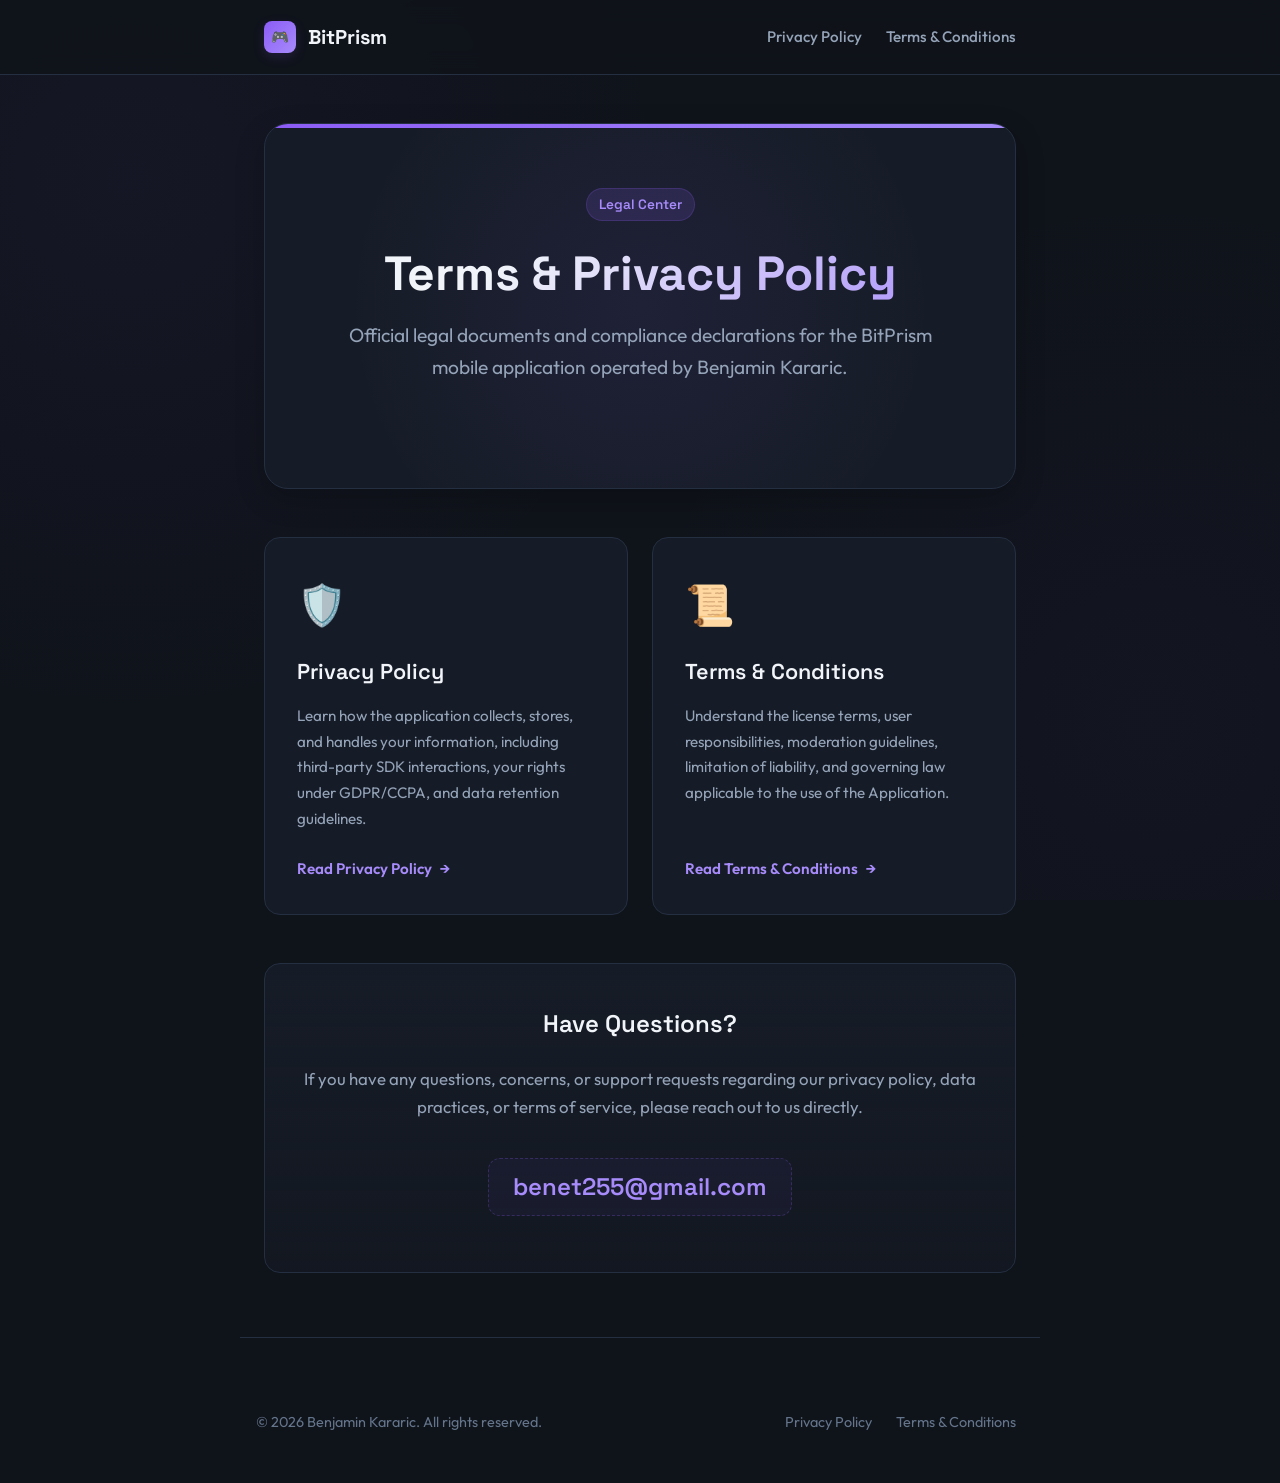
<file: index.html>
<!DOCTYPE html>
<html lang="en">
<head>
  <meta charset="UTF-8">
  <meta name="viewport" content="width=device-width, initial-scale=1.0">
  <title>BitPrism - Terms & Policy</title>
  <link rel="stylesheet" href="style.css">
</head>
<body>

  <header>
    <div class="nav-container">
      <a href="index.html" class="logo">
        <span class="logo-icon">🎮</span>
        <span>BitPrism</span>
      </a>
      <nav class="nav-links">
        <a href="policy.html">Privacy Policy</a>
        <a href="tos.html">Terms & Conditions</a>
      </nav>
    </div>
  </header>

  <main>
    <section class="hero">
      <span class="badge">Legal Center</span>
      <h1>Terms & Privacy Policy</h1>
      <p>Official legal documents and compliance declarations for the BitPrism mobile application operated by Benjamin Kararic.</p>
    </section>

    <section class="card-grid">
      <a href="policy.html" class="card">
        <span class="card-icon">🛡️</span>
        <h2>Privacy Policy</h2>
        <p>Learn how the application collects, stores, and handles your information, including third-party SDK interactions, your rights under GDPR/CCPA, and data retention guidelines.</p>
        <div class="card-link">
          <span>Read Privacy Policy</span>
          <span>&rarr;</span>
        </div>
      </a>

      <a href="tos.html" class="card">
        <span class="card-icon">📜</span>
        <h2>Terms & Conditions</h2>
        <p>Understand the license terms, user responsibilities, moderation guidelines, limitation of liability, and governing law applicable to the use of the Application.</p>
        <div class="card-link">
          <span>Read Terms & Conditions</span>
          <span>&rarr;</span>
        </div>
      </a>
    </section>

    <section class="contact-section">
      <h2>Have Questions?</h2>
      <p>If you have any questions, concerns, or support requests regarding our privacy policy, data practices, or terms of service, please reach out to us directly.</p>
      <a href="mailto:benet255@gmail.com" class="contact-email">benet255@gmail.com</a>
    </section>
  </main>

  <footer>
    <div class="footer-bottom">
      <p>&copy; 2026 Benjamin Kararic. All rights reserved.</p>
      <div class="footer-links">
        <a href="policy.html">Privacy Policy</a>
        <a href="tos.html">Terms & Conditions</a>
      </div>
    </div>
  </footer>

</body>
</html>
</file>
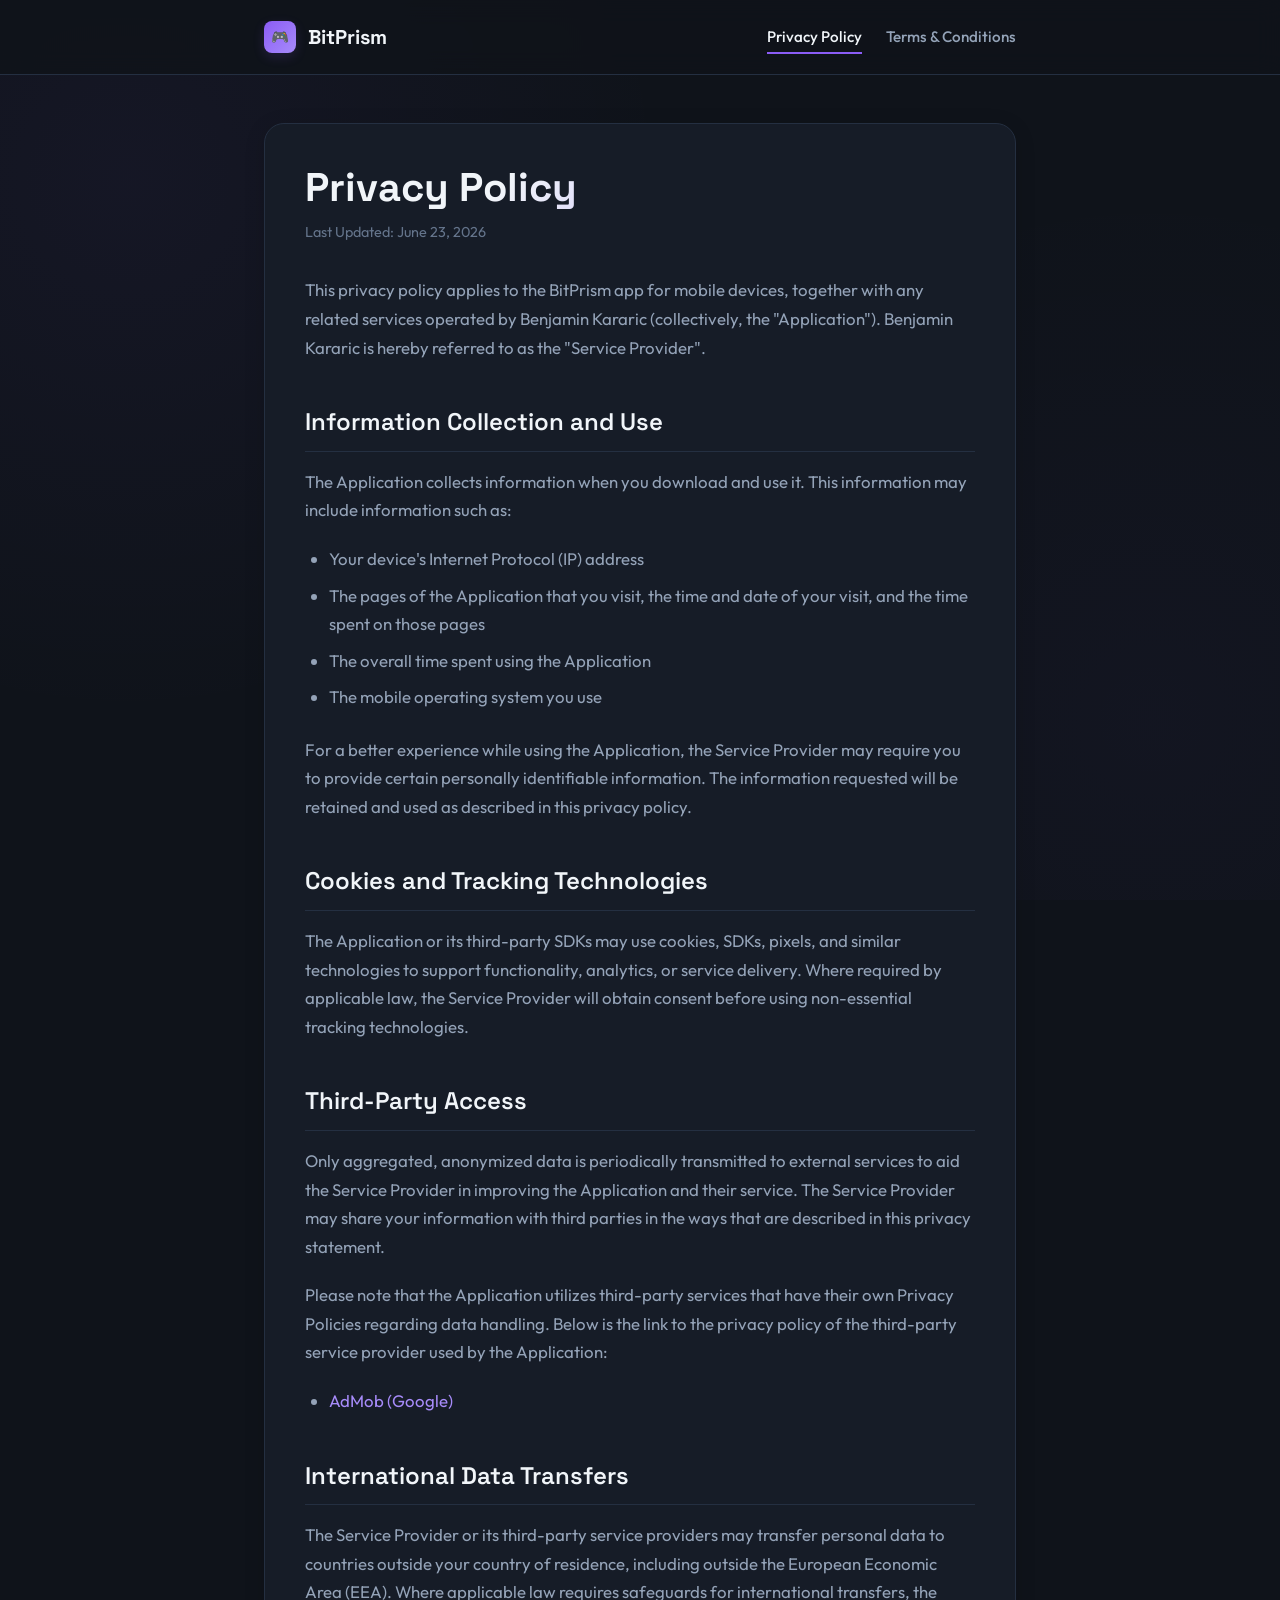
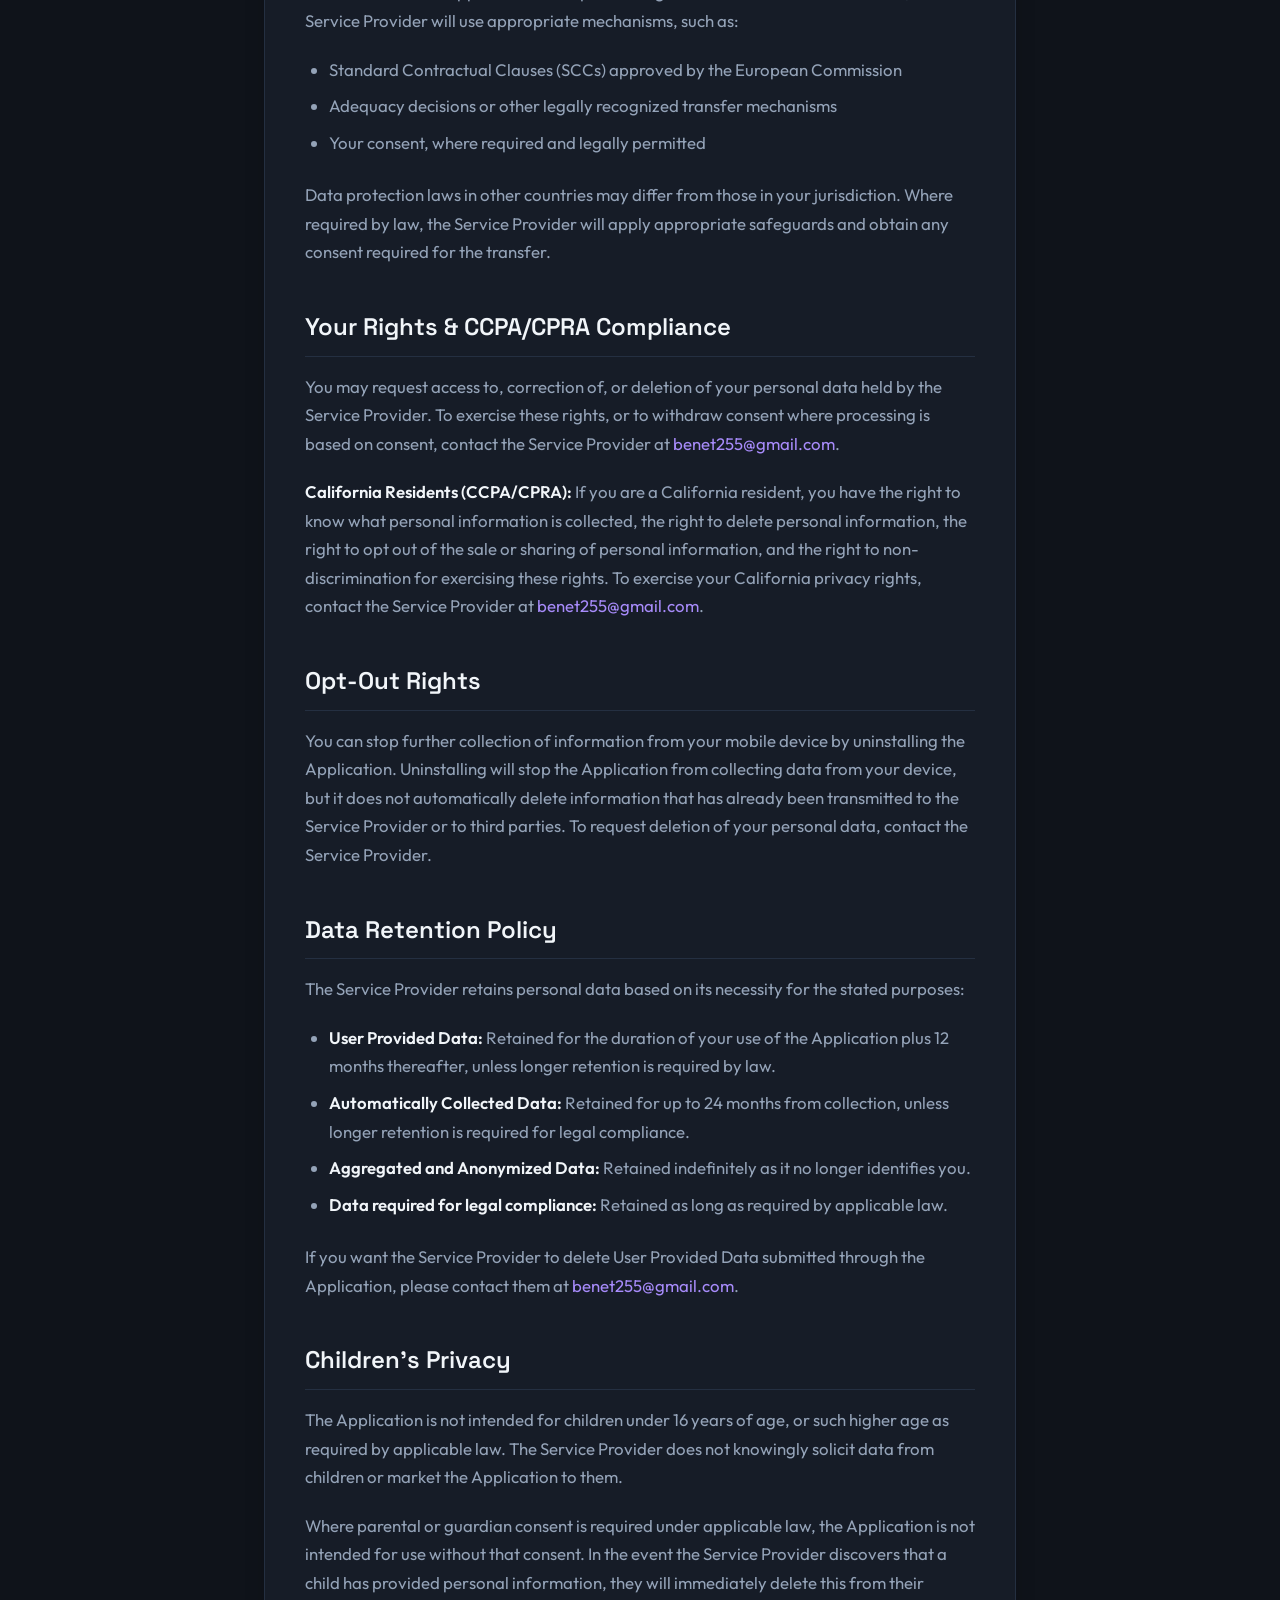
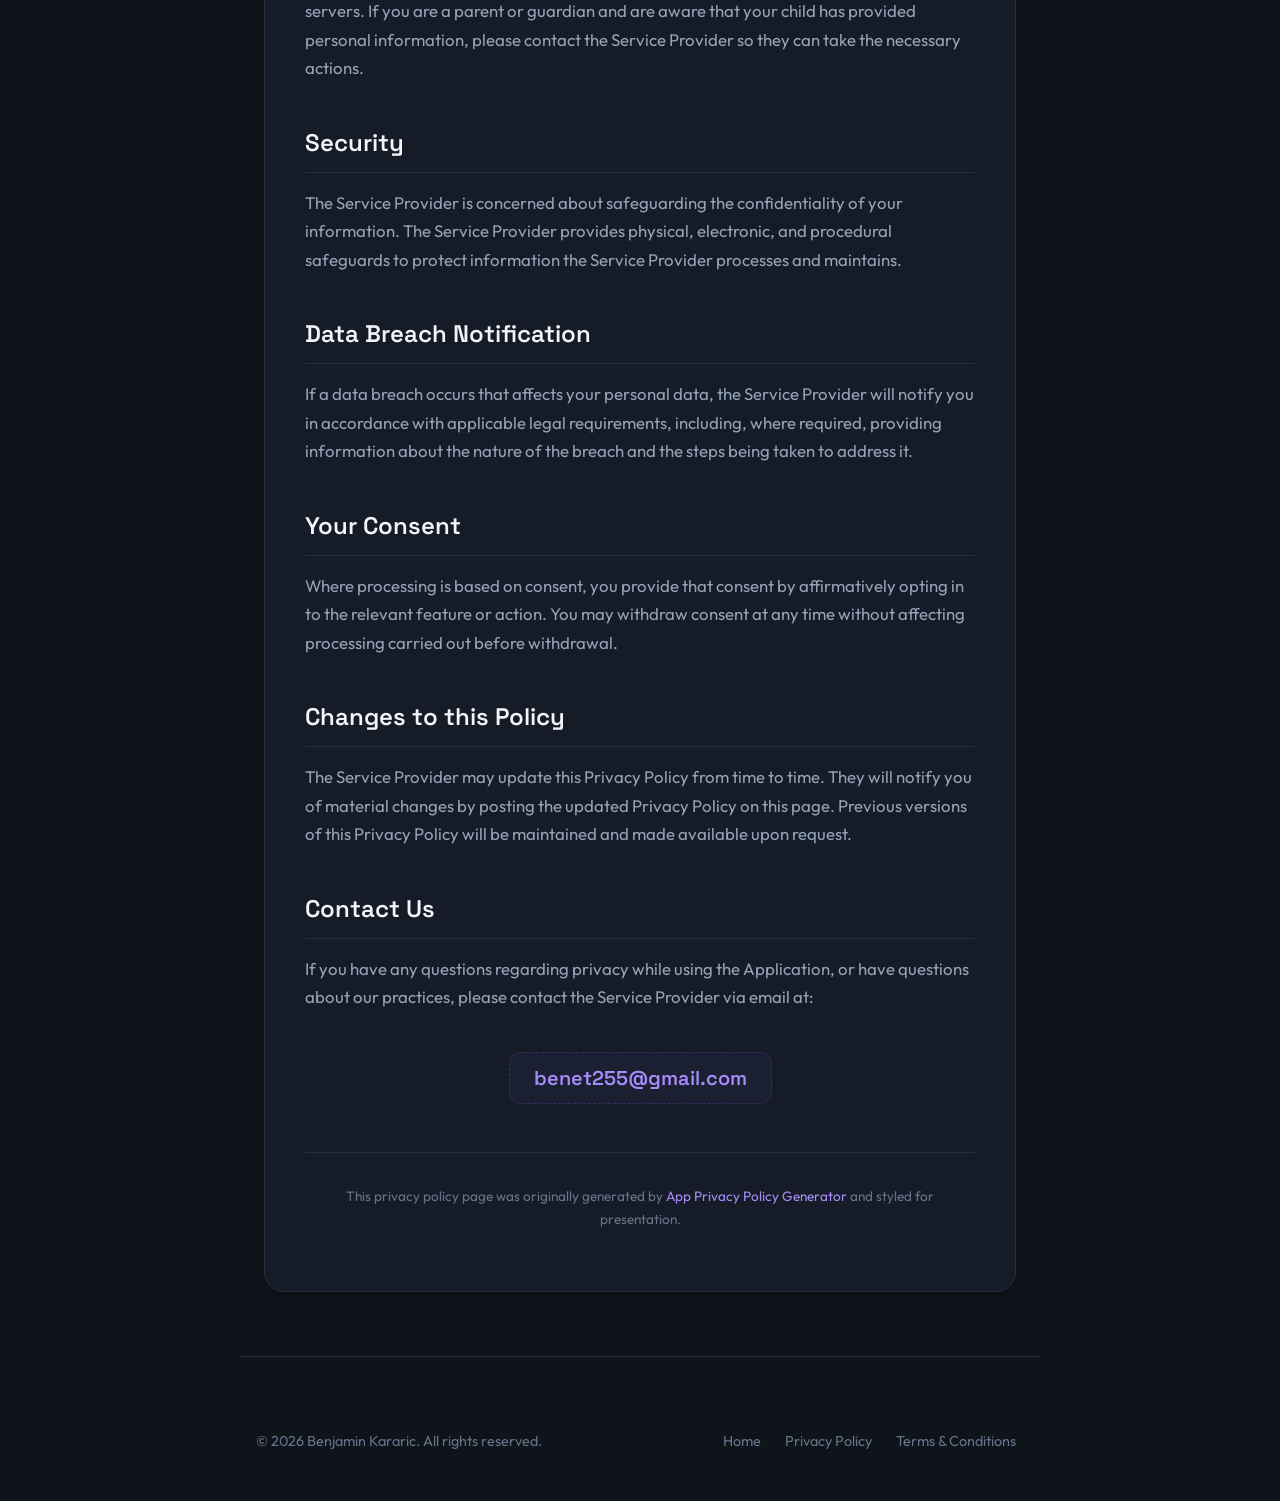
<file: policy.html>
<!DOCTYPE html>
<html lang="en">
<head>
  <meta charset="UTF-8">
  <meta name="viewport" content="width=device-width, initial-scale=1.0">
  <title>Privacy Policy - BitPrism</title>
  <link rel="stylesheet" href="style.css">
</head>
<body>

  <header>
    <div class="nav-container">
      <a href="index.html" class="logo">
        <span class="logo-icon">🎮</span>
        <span>BitPrism</span>
      </a>
      <nav class="nav-links">
        <a href="policy.html" class="active">Privacy Policy</a>
        <a href="tos.html">Terms & Conditions</a>
      </nav>
    </div>
  </header>

  <main>
    <article class="legal-content">
      <h1>Privacy Policy</h1>
      <span class="meta-date">Last Updated: June 23, 2026</span>

      <p>This privacy policy applies to the BitPrism app for mobile devices, together with any related services operated by Benjamin Kararic (collectively, the "Application"). Benjamin Kararic is hereby referred to as the "Service Provider".</p>

      <h2>Information Collection and Use</h2>
      <p>The Application collects information when you download and use it. This information may include information such as:</p>
      <ul>
        <li>Your device's Internet Protocol (IP) address</li>
        <li>The pages of the Application that you visit, the time and date of your visit, and the time spent on those pages</li>
        <li>The overall time spent using the Application</li>
        <li>The mobile operating system you use</li>
      </ul>
      <p>For a better experience while using the Application, the Service Provider may require you to provide certain personally identifiable information. The information requested will be retained and used as described in this privacy policy.</p>

      <h2>Cookies and Tracking Technologies</h2>
      <p>The Application or its third-party SDKs may use cookies, SDKs, pixels, and similar technologies to support functionality, analytics, or service delivery. Where required by applicable law, the Service Provider will obtain consent before using non-essential tracking technologies.</p>

      <h2>Third-Party Access</h2>
      <p>Only aggregated, anonymized data is periodically transmitted to external services to aid the Service Provider in improving the Application and their service. The Service Provider may share your information with third parties in the ways that are described in this privacy statement.</p>
      <p>Please note that the Application utilizes third-party services that have their own Privacy Policies regarding data handling. Below is the link to the privacy policy of the third-party service provider used by the Application:</p>
      <ul>
        <li><a href="https://policies.google.com/technologies/partner-sites" target="_blank" rel="noopener noreferrer">AdMob (Google)</a></li>
      </ul>

      <h2>International Data Transfers</h2>
      <p>The Service Provider or its third-party service providers may transfer personal data to countries outside your country of residence, including outside the European Economic Area (EEA). Where applicable law requires safeguards for international transfers, the Service Provider will use appropriate mechanisms, such as:</p>
      <ul>
        <li>Standard Contractual Clauses (SCCs) approved by the European Commission</li>
        <li>Adequacy decisions or other legally recognized transfer mechanisms</li>
        <li>Your consent, where required and legally permitted</li>
      </ul>
      <p>Data protection laws in other countries may differ from those in your jurisdiction. Where required by law, the Service Provider will apply appropriate safeguards and obtain any consent required for the transfer.</p>

      <h2>Your Rights & CCPA/CPRA Compliance</h2>
      <p>You may request access to, correction of, or deletion of your personal data held by the Service Provider. To exercise these rights, or to withdraw consent where processing is based on consent, contact the Service Provider at <a href="mailto:benet255@gmail.com">benet255@gmail.com</a>.</p>
      <p><strong>California Residents (CCPA/CPRA):</strong> If you are a California resident, you have the right to know what personal information is collected, the right to delete personal information, the right to opt out of the sale or sharing of personal information, and the right to non-discrimination for exercising these rights. To exercise your California privacy rights, contact the Service Provider at <a href="mailto:benet255@gmail.com">benet255@gmail.com</a>.</p>

      <h2>Opt-Out Rights</h2>
      <p>You can stop further collection of information from your mobile device by uninstalling the Application. Uninstalling will stop the Application from collecting data from your device, but it does not automatically delete information that has already been transmitted to the Service Provider or to third parties. To request deletion of your personal data, contact the Service Provider.</p>

      <h2>Data Retention Policy</h2>
      <p>The Service Provider retains personal data based on its necessity for the stated purposes:</p>
      <ul>
        <li><strong>User Provided Data:</strong> Retained for the duration of your use of the Application plus 12 months thereafter, unless longer retention is required by law.</li>
        <li><strong>Automatically Collected Data:</strong> Retained for up to 24 months from collection, unless longer retention is required for legal compliance.</li>
        <li><strong>Aggregated and Anonymized Data:</strong> Retained indefinitely as it no longer identifies you.</li>
        <li><strong>Data required for legal compliance:</strong> Retained as long as required by applicable law.</li>
      </ul>
      <p>If you want the Service Provider to delete User Provided Data submitted through the Application, please contact them at <a href="mailto:benet255@gmail.com">benet255@gmail.com</a>.</p>

      <h2>Children's Privacy</h2>
      <p>The Application is not intended for children under 16 years of age, or such higher age as required by applicable law. The Service Provider does not knowingly solicit data from children or market the Application to them.</p>
      <p>Where parental or guardian consent is required under applicable law, the Application is not intended for use without that consent. In the event the Service Provider discovers that a child has provided personal information, they will immediately delete this from their servers. If you are a parent or guardian and are aware that your child has provided personal information, please contact the Service Provider so they can take the necessary actions.</p>

      <h2>Security</h2>
      <p>The Service Provider is concerned about safeguarding the confidentiality of your information. The Service Provider provides physical, electronic, and procedural safeguards to protect information the Service Provider processes and maintains.</p>

      <h2>Data Breach Notification</h2>
      <p>If a data breach occurs that affects your personal data, the Service Provider will notify you in accordance with applicable legal requirements, including, where required, providing information about the nature of the breach and the steps being taken to address it.</p>

      <h2>Your Consent</h2>
      <p>Where processing is based on consent, you provide that consent by affirmatively opting in to the relevant feature or action. You may withdraw consent at any time without affecting processing carried out before withdrawal.</p>

      <h2>Changes to this Policy</h2>
      <p>The Service Provider may update this Privacy Policy from time to time. They will notify you of material changes by posting the updated Privacy Policy on this page. Previous versions of this Privacy Policy will be maintained and made available upon request.</p>

      <h2>Contact Us</h2>
      <p>If you have any questions regarding privacy while using the Application, or have questions about our practices, please contact the Service Provider via email at:</p>
      <p style="text-align: center; margin: 1.5rem 0;">
        <a href="mailto:benet255@gmail.com" class="contact-email" style="font-size: 1.25rem;">benet255@gmail.com</a>
      </p>

      <hr style="border: 0; border-top: 1px solid var(--border); margin: 2rem 0;">
      <p style="font-size: 0.85rem; color: var(--text-dark); text-align: center;">
        This privacy policy page was originally generated by <a href="https://app-privacy-policy-generator.nisrulz.com/" target="_blank" rel="noopener noreferrer">App Privacy Policy Generator</a> and styled for presentation.
      </p>
    </article>
  </main>

  <footer>
    <div class="footer-bottom">
      <p>&copy; 2026 Benjamin Kararic. All rights reserved.</p>
      <div class="footer-links">
        <a href="index.html">Home</a>
        <a href="policy.html">Privacy Policy</a>
        <a href="tos.html">Terms & Conditions</a>
      </div>
    </div>
  </footer>

</body>
</html>
</file>
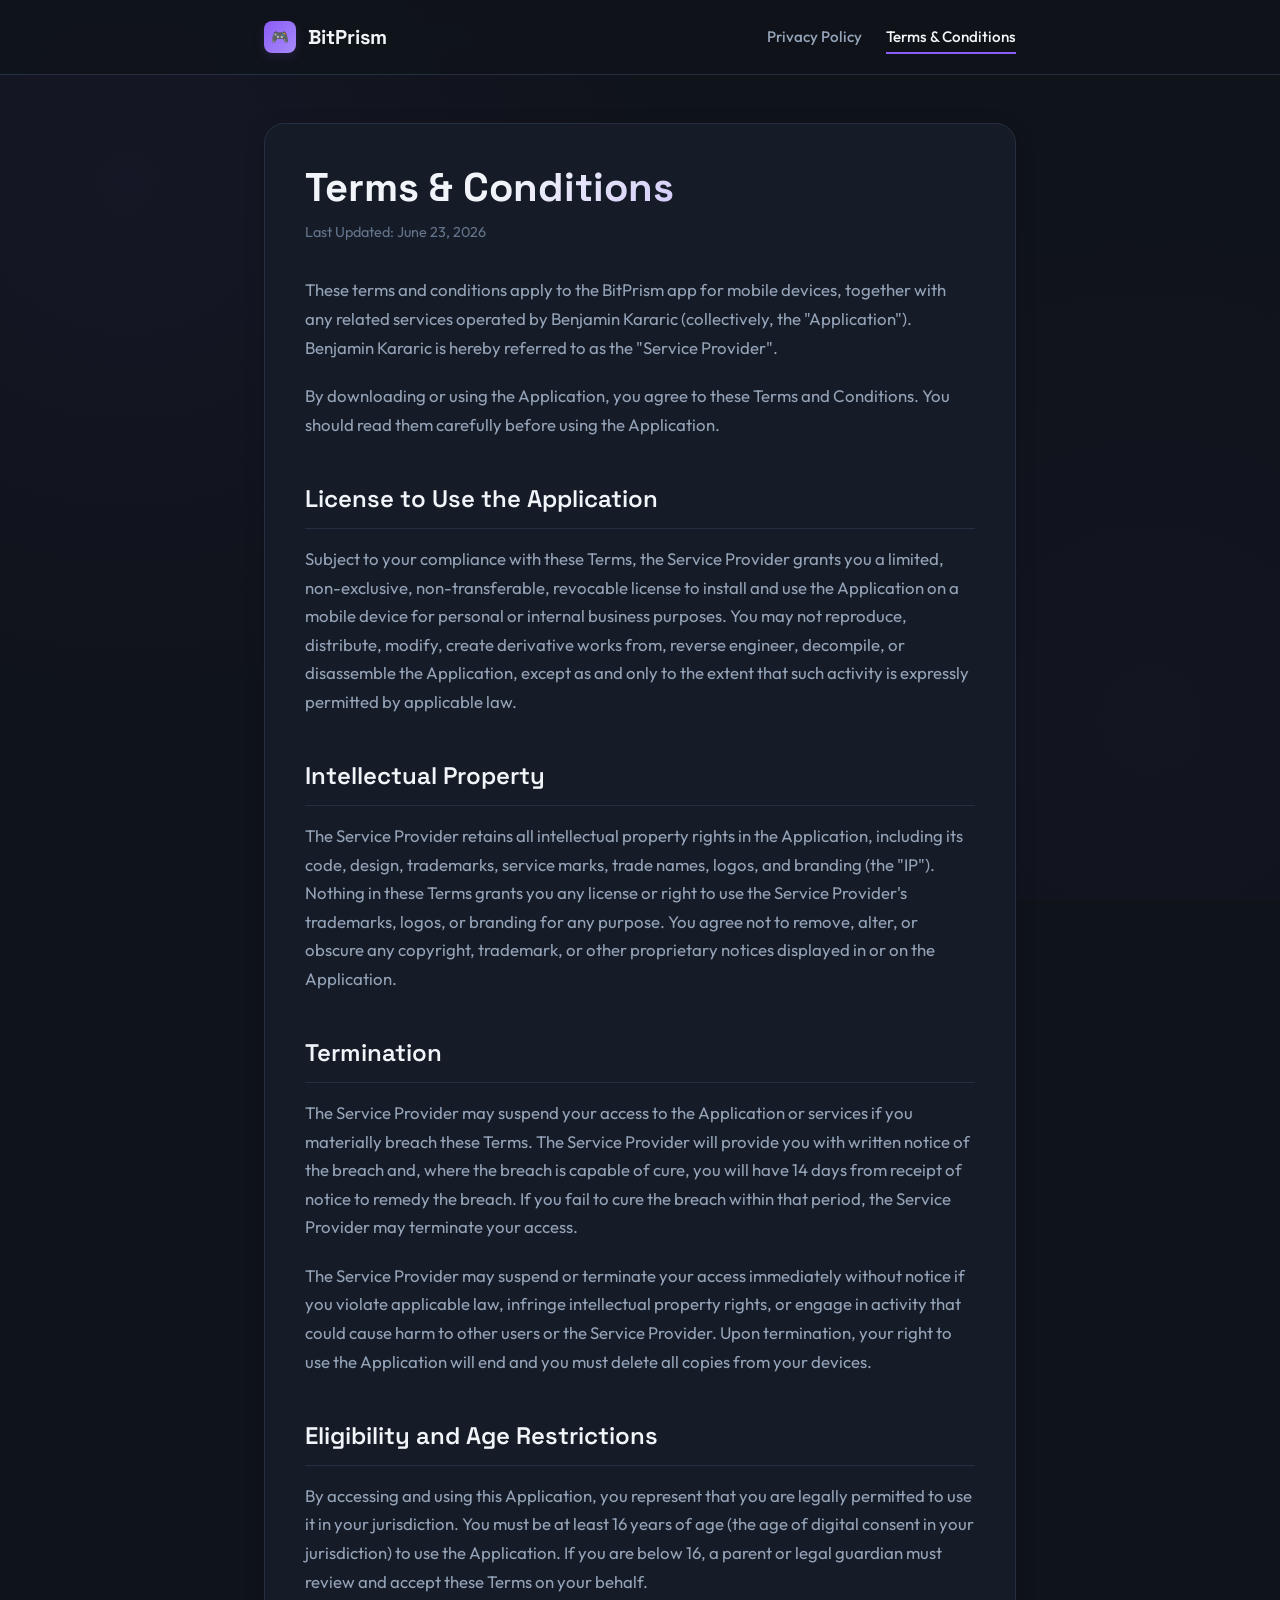
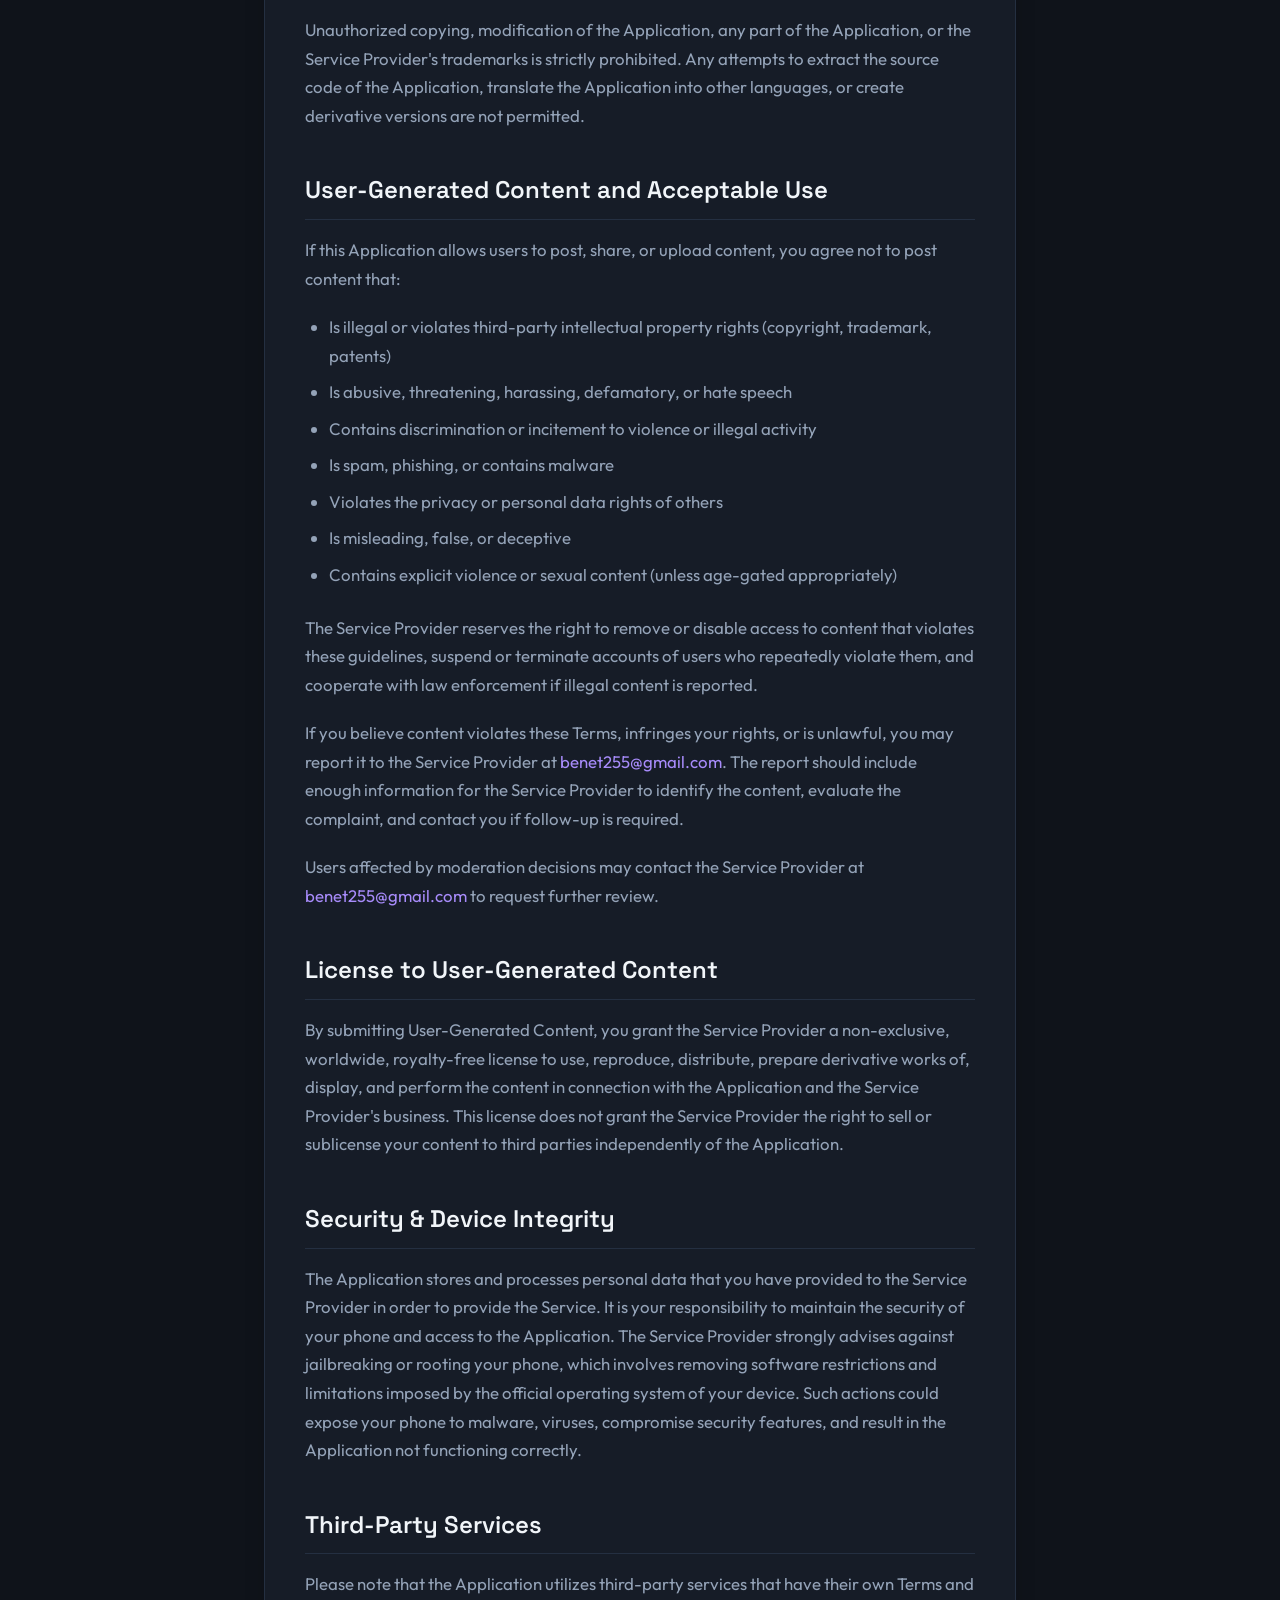
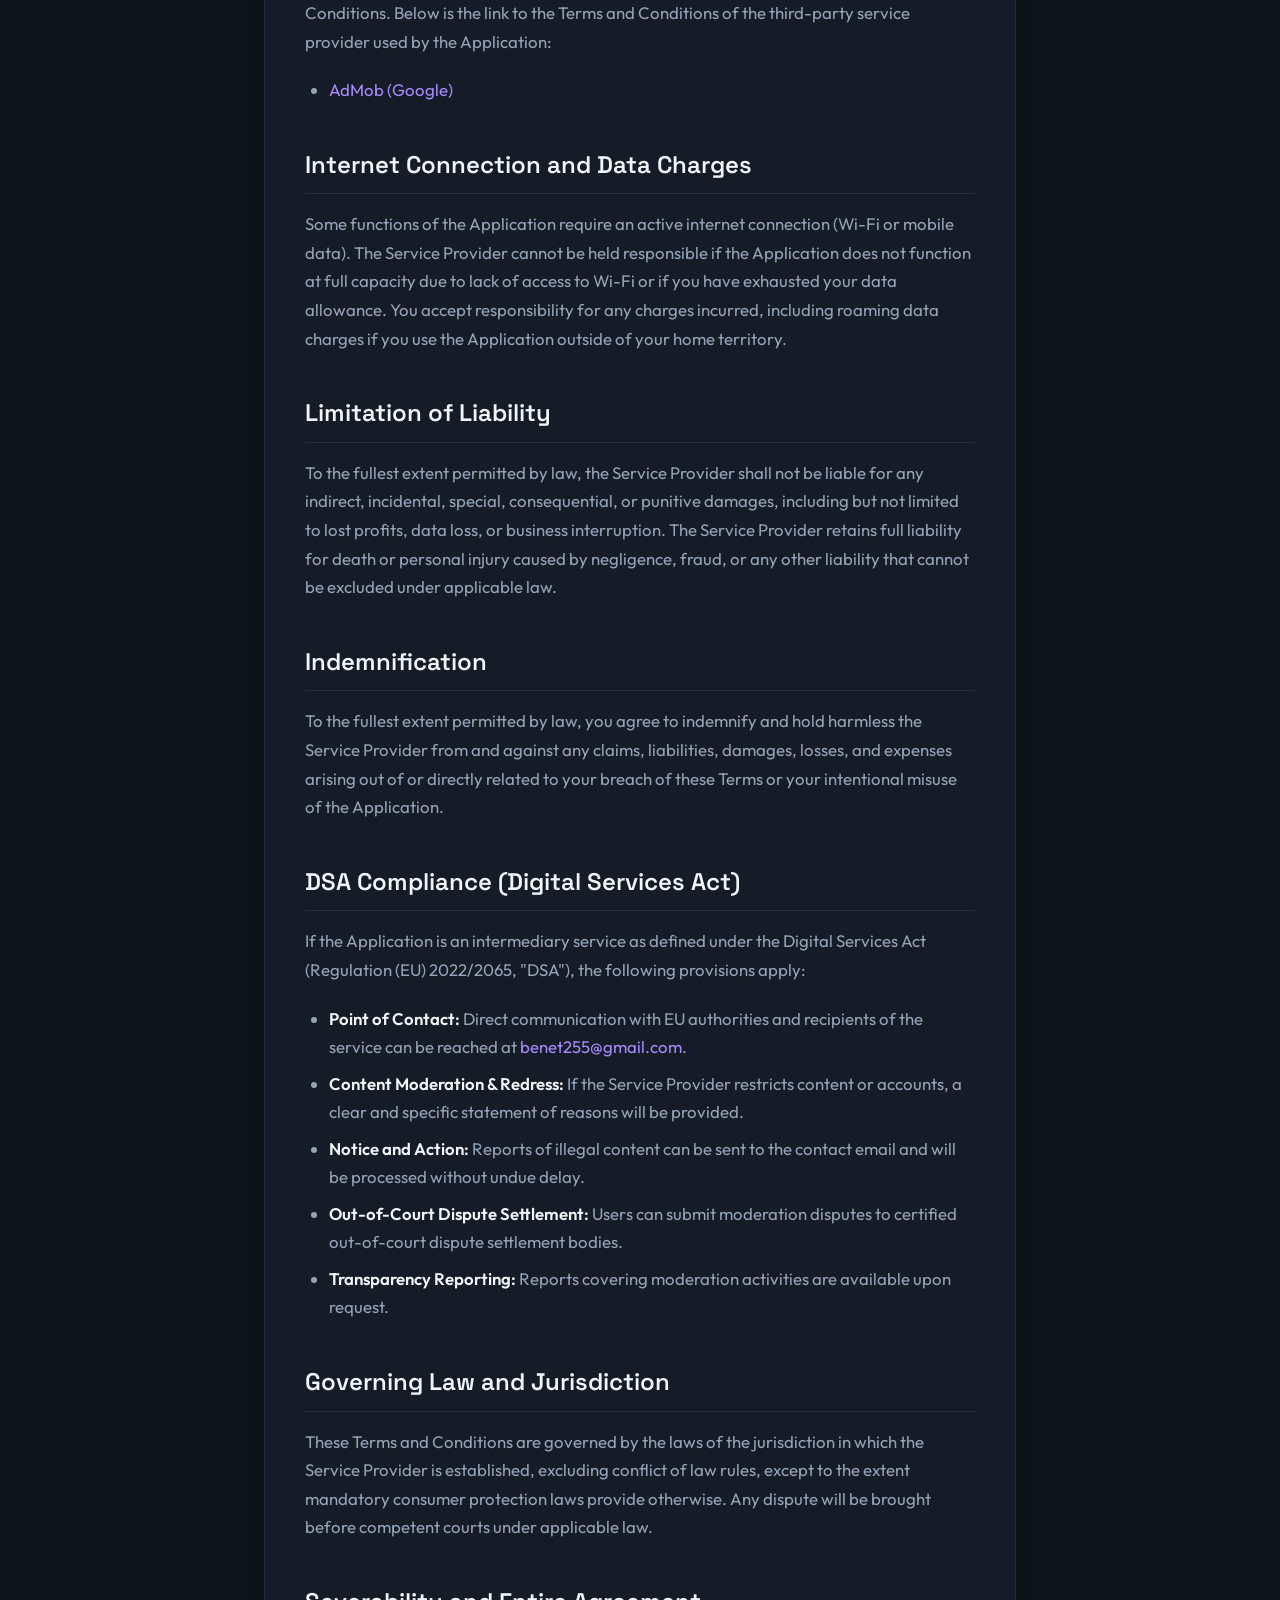
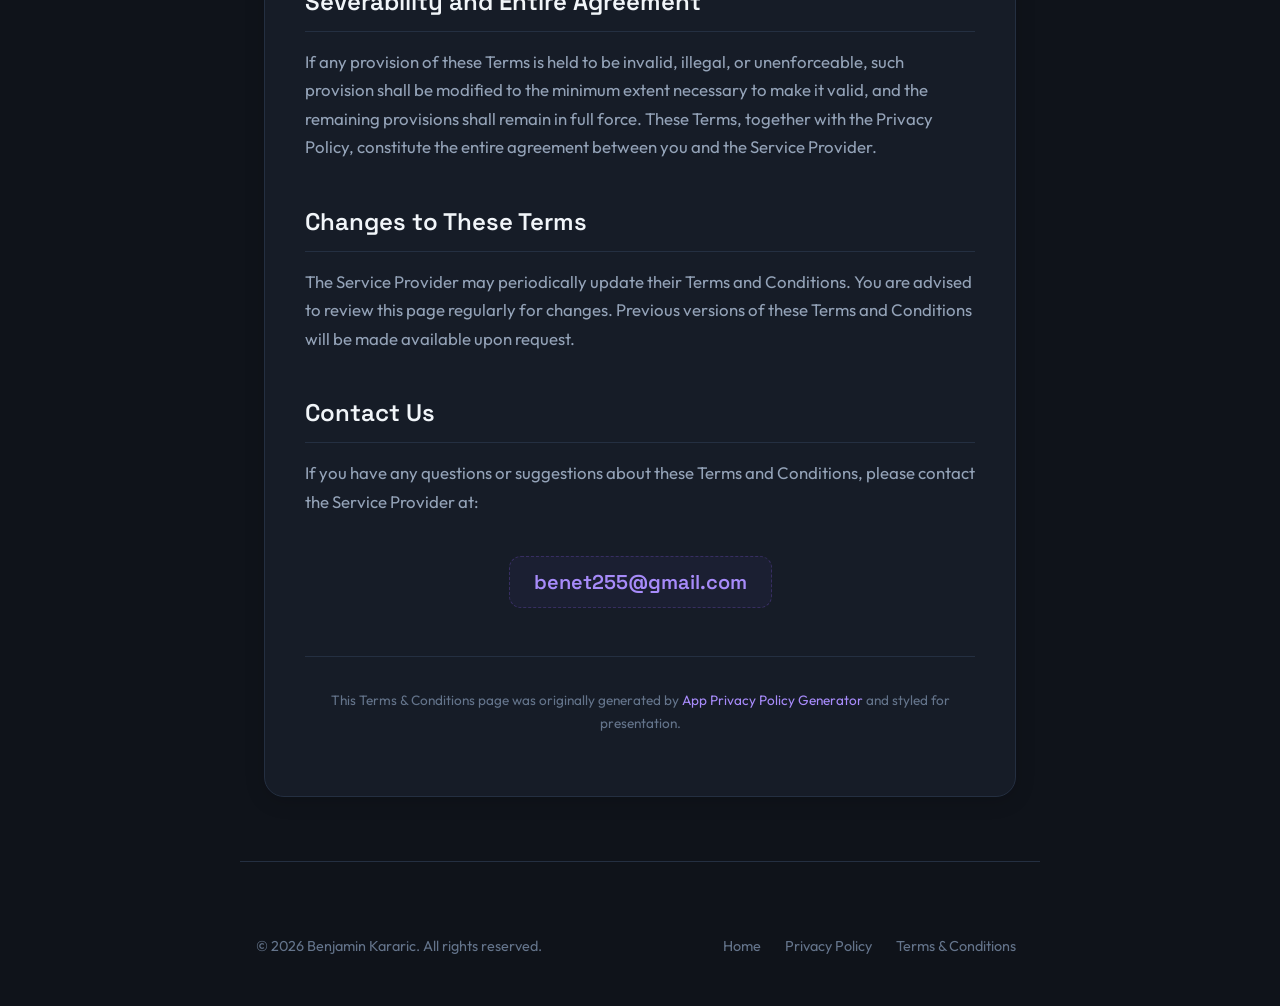
<file: tos.html>
<!DOCTYPE html>
<html lang="en">
<head>
  <meta charset="UTF-8">
  <meta name="viewport" content="width=device-width, initial-scale=1.0">
  <title>Terms & Conditions - BitPrism</title>
  <link rel="stylesheet" href="style.css">
</head>
<body>

  <header>
    <div class="nav-container">
      <a href="index.html" class="logo">
        <span class="logo-icon">🎮</span>
        <span>BitPrism</span>
      </a>
      <nav class="nav-links">
        <a href="policy.html">Privacy Policy</a>
        <a href="tos.html" class="active">Terms & Conditions</a>
      </nav>
    </div>
  </header>

  <main>
    <article class="legal-content">
      <h1>Terms &amp; Conditions</h1>
      <span class="meta-date">Last Updated: June 23, 2026</span>

      <p>These terms and conditions apply to the BitPrism app for mobile devices, together with any related services operated by Benjamin Kararic (collectively, the "Application"). Benjamin Kararic is hereby referred to as the "Service Provider".</p>
      <p>By downloading or using the Application, you agree to these Terms and Conditions. You should read them carefully before using the Application.</p>

      <h2>License to Use the Application</h2>
      <p>Subject to your compliance with these Terms, the Service Provider grants you a limited, non-exclusive, non-transferable, revocable license to install and use the Application on a mobile device for personal or internal business purposes. You may not reproduce, distribute, modify, create derivative works from, reverse engineer, decompile, or disassemble the Application, except as and only to the extent that such activity is expressly permitted by applicable law.</p>

      <h2>Intellectual Property</h2>
      <p>The Service Provider retains all intellectual property rights in the Application, including its code, design, trademarks, service marks, trade names, logos, and branding (the "IP"). Nothing in these Terms grants you any license or right to use the Service Provider's trademarks, logos, or branding for any purpose. You agree not to remove, alter, or obscure any copyright, trademark, or other proprietary notices displayed in or on the Application.</p>

      <h2>Termination</h2>
      <p>The Service Provider may suspend your access to the Application or services if you materially breach these Terms. The Service Provider will provide you with written notice of the breach and, where the breach is capable of cure, you will have 14 days from receipt of notice to remedy the breach. If you fail to cure the breach within that period, the Service Provider may terminate your access.</p>
      <p>The Service Provider may suspend or terminate your access immediately without notice if you violate applicable law, infringe intellectual property rights, or engage in activity that could cause harm to other users or the Service Provider. Upon termination, your right to use the Application will end and you must delete all copies from your devices.</p>

      <h2>Eligibility and Age Restrictions</h2>
      <p>By accessing and using this Application, you represent that you are legally permitted to use it in your jurisdiction. You must be at least 16 years of age (the age of digital consent in your jurisdiction) to use the Application. If you are below 16, a parent or legal guardian must review and accept these Terms on your behalf.</p>
      <p>Unauthorized copying, modification of the Application, any part of the Application, or the Service Provider's trademarks is strictly prohibited. Any attempts to extract the source code of the Application, translate the Application into other languages, or create derivative versions are not permitted.</p>

      <h2>User-Generated Content and Acceptable Use</h2>
      <p>If this Application allows users to post, share, or upload content, you agree not to post content that:</p>
      <ul>
        <li>Is illegal or violates third-party intellectual property rights (copyright, trademark, patents)</li>
        <li>Is abusive, threatening, harassing, defamatory, or hate speech</li>
        <li>Contains discrimination or incitement to violence or illegal activity</li>
        <li>Is spam, phishing, or contains malware</li>
        <li>Violates the privacy or personal data rights of others</li>
        <li>Is misleading, false, or deceptive</li>
        <li>Contains explicit violence or sexual content (unless age-gated appropriately)</li>
      </ul>
      <p>The Service Provider reserves the right to remove or disable access to content that violates these guidelines, suspend or terminate accounts of users who repeatedly violate them, and cooperate with law enforcement if illegal content is reported.</p>
      <p>If you believe content violates these Terms, infringes your rights, or is unlawful, you may report it to the Service Provider at <a href="mailto:benet255@gmail.com">benet255@gmail.com</a>. The report should include enough information for the Service Provider to identify the content, evaluate the complaint, and contact you if follow-up is required.</p>
      <p>Users affected by moderation decisions may contact the Service Provider at <a href="mailto:benet255@gmail.com">benet255@gmail.com</a> to request further review.</p>

      <h2>License to User-Generated Content</h2>
      <p>By submitting User-Generated Content, you grant the Service Provider a non-exclusive, worldwide, royalty-free license to use, reproduce, distribute, prepare derivative works of, display, and perform the content in connection with the Application and the Service Provider's business. This license does not grant the Service Provider the right to sell or sublicense your content to third parties independently of the Application.</p>

      <h2>Security & Device Integrity</h2>
      <p>The Application stores and processes personal data that you have provided to the Service Provider in order to provide the Service. It is your responsibility to maintain the security of your phone and access to the Application. The Service Provider strongly advises against jailbreaking or rooting your phone, which involves removing software restrictions and limitations imposed by the official operating system of your device. Such actions could expose your phone to malware, viruses, compromise security features, and result in the Application not functioning correctly.</p>

      <h2>Third-Party Services</h2>
      <p>Please note that the Application utilizes third-party services that have their own Terms and Conditions. Below is the link to the Terms and Conditions of the third-party service provider used by the Application:</p>
      <ul>
        <li><a href="https://developers.google.com/admob/terms" target="_blank" rel="noopener noreferrer">AdMob (Google)</a></li>
      </ul>

      <h2>Internet Connection and Data Charges</h2>
      <p>Some functions of the Application require an active internet connection (Wi-Fi or mobile data). The Service Provider cannot be held responsible if the Application does not function at full capacity due to lack of access to Wi-Fi or if you have exhausted your data allowance. You accept responsibility for any charges incurred, including roaming data charges if you use the Application outside of your home territory.</p>

      <h2>Limitation of Liability</h2>
      <p>To the fullest extent permitted by law, the Service Provider shall not be liable for any indirect, incidental, special, consequential, or punitive damages, including but not limited to lost profits, data loss, or business interruption. The Service Provider retains full liability for death or personal injury caused by negligence, fraud, or any other liability that cannot be excluded under applicable law.</p>

      <h2>Indemnification</h2>
      <p>To the fullest extent permitted by law, you agree to indemnify and hold harmless the Service Provider from and against any claims, liabilities, damages, losses, and expenses arising out of or directly related to your breach of these Terms or your intentional misuse of the Application.</p>

      <h2>DSA Compliance (Digital Services Act)</h2>
      <p>If the Application is an intermediary service as defined under the Digital Services Act (Regulation (EU) 2022/2065, "DSA"), the following provisions apply:</p>
      <ul>
        <li><strong>Point of Contact:</strong> Direct communication with EU authorities and recipients of the service can be reached at <a href="mailto:benet255@gmail.com">benet255@gmail.com</a>.</li>
        <li><strong>Content Moderation & Redress:</strong> If the Service Provider restricts content or accounts, a clear and specific statement of reasons will be provided.</li>
        <li><strong>Notice and Action:</strong> Reports of illegal content can be sent to the contact email and will be processed without undue delay.</li>
        <li><strong>Out-of-Court Dispute Settlement:</strong> Users can submit moderation disputes to certified out-of-court dispute settlement bodies.</li>
        <li><strong>Transparency Reporting:</strong> Reports covering moderation activities are available upon request.</li>
      </ul>

      <h2>Governing Law and Jurisdiction</h2>
      <p>These Terms and Conditions are governed by the laws of the jurisdiction in which the Service Provider is established, excluding conflict of law rules, except to the extent mandatory consumer protection laws provide otherwise. Any dispute will be brought before competent courts under applicable law.</p>

      <h2>Severability and Entire Agreement</h2>
      <p>If any provision of these Terms is held to be invalid, illegal, or unenforceable, such provision shall be modified to the minimum extent necessary to make it valid, and the remaining provisions shall remain in full force. These Terms, together with the Privacy Policy, constitute the entire agreement between you and the Service Provider.</p>

      <h2>Changes to These Terms</h2>
      <p>The Service Provider may periodically update their Terms and Conditions. You are advised to review this page regularly for changes. Previous versions of these Terms and Conditions will be made available upon request.</p>

      <h2>Contact Us</h2>
      <p>If you have any questions or suggestions about these Terms and Conditions, please contact the Service Provider at:</p>
      <p style="text-align: center; margin: 1.5rem 0;">
        <a href="mailto:benet255@gmail.com" class="contact-email" style="font-size: 1.25rem;">benet255@gmail.com</a>
      </p>

      <hr style="border: 0; border-top: 1px solid var(--border); margin: 2rem 0;">
      <p style="font-size: 0.85rem; color: var(--text-dark); text-align: center;">
        This Terms &amp; Conditions page was originally generated by <a href="https://app-privacy-policy-generator.nisrulz.com/" target="_blank" rel="noopener noreferrer">App Privacy Policy Generator</a> and styled for presentation.
      </p>
    </article>
  </main>

  <footer>
    <div class="footer-bottom">
      <p>&copy; 2026 Benjamin Kararic. All rights reserved.</p>
      <div class="footer-links">
        <a href="index.html">Home</a>
        <a href="policy.html">Privacy Policy</a>
        <a href="tos.html">Terms & Conditions</a>
      </div>
    </div>
  </footer>

</body>
</html>
</file>
<file: style.css>
/* style.css - Clean, premium aesthetic for Emulator GBA/GBC/GB TOS & Policy */

@import url('https://fonts.googleapis.com/css2?family=Outfit:wght@300;400;500;600;700&family=Space+Grotesk:wght@400;500;600;700&display=swap');

:root {
  --bg-darker: #080b11;
  --bg-dark: #0f131a;
  --bg-card: #161c27;
  --accent: #8b5cf6; /* Vibrant violet/purple */
  --accent-glow: rgba(139, 92, 246, 0.15);
  --accent-light: #a78bfa;
  --text-main: #f1f5f9;
  --text-muted: #94a3b8;
  --text-dark: #64748b;
  --border: #242f41;
  --success: #10b981;
  
  --font-display: 'Space Grotesk', system-ui, -apple-system, sans-serif;
  --font-body: 'Outfit', system-ui, -apple-system, sans-serif;
  --container-width: 800px;
  --transition: all 0.3s cubic-bezier(0.4, 0, 0.2, 1);
}

* {
  box-sizing: border-box;
  margin: 0;
  padding: 0;
}

body {
  background-color: var(--bg-dark);
  color: var(--text-main);
  font-family: var(--font-body);
  line-height: 1.7;
  font-size: 1.05rem;
  padding-bottom: 2rem;
  overflow-x: hidden;
  background-image: 
    radial-gradient(circle at 10% 20%, rgba(139, 92, 246, 0.05) 0%, transparent 40%),
    radial-gradient(circle at 90% 80%, rgba(139, 92, 246, 0.03) 0%, transparent 40%);
  background-attachment: fixed;
}

/* Header & Navigation */
header {
  border-bottom: 1px solid var(--border);
  background: rgba(15, 19, 26, 0.8);
  backdrop-filter: blur(12px);
  position: sticky;
  top: 0;
  z-index: 100;
  transition: var(--transition);
}

.nav-container {
  max-width: var(--container-width);
  margin: 0 auto;
  padding: 1.25rem 1.5rem;
  display: flex;
  justify-content: space-between;
  align-items: center;
}

.logo {
  display: flex;
  align-items: center;
  gap: 0.75rem;
  text-decoration: none;
  font-family: var(--font-display);
  font-weight: 700;
  font-size: 1.25rem;
  color: var(--text-main);
  transition: var(--transition);
}

.logo-icon {
  width: 32px;
  height: 32px;
  background: linear-gradient(135deg, var(--accent), var(--accent-light));
  border-radius: 8px;
  display: flex;
  align-items: center;
  justify-content: center;
  font-weight: 800;
  font-size: 0.9rem;
  color: var(--bg-darker);
  box-shadow: 0 4px 12px var(--accent-glow);
}

.logo:hover {
  opacity: 0.95;
  transform: translateY(-1px);
}

.nav-links {
  display: flex;
  gap: 1.5rem;
}

.nav-links a {
  text-decoration: none;
  color: var(--text-muted);
  font-weight: 500;
  font-size: 0.95rem;
  transition: var(--transition);
  position: relative;
}

.nav-links a::after {
  content: '';
  position: absolute;
  bottom: -4px;
  left: 0;
  width: 0;
  height: 2px;
  background: var(--accent);
  transition: var(--transition);
}

.nav-links a:hover {
  color: var(--text-main);
}

.nav-links a:hover::after,
.nav-links a.active::after {
  width: 100%;
}

.nav-links a.active {
  color: var(--text-main);
}

/* Main Container */
main {
  max-width: var(--container-width);
  margin: 3rem auto;
  padding: 0 1.5rem;
}

/* Typography elements */
h1 {
  font-family: var(--font-display);
  font-size: 2.5rem;
  font-weight: 700;
  line-height: 1.2;
  margin-bottom: 1.5rem;
  background: linear-gradient(135deg, var(--text-main) 30%, var(--accent-light));
  -webkit-background-clip: text;
  -webkit-text-fill-color: transparent;
}

h2 {
  font-family: var(--font-display);
  font-size: 1.5rem;
  font-weight: 600;
  margin-top: 2.5rem;
  margin-bottom: 1rem;
  color: var(--text-main);
  border-bottom: 1px solid var(--border);
  padding-bottom: 0.5rem;
}

h3 {
  font-size: 1.15rem;
  font-weight: 600;
  margin-top: 1.75rem;
  margin-bottom: 0.75rem;
  color: var(--accent-light);
}

p {
  margin-bottom: 1.25rem;
  color: var(--text-muted);
}

strong {
  color: var(--text-main);
  font-weight: 600;
}

ul, ol {
  margin-bottom: 1.5rem;
  padding-left: 1.5rem;
  color: var(--text-muted);
}

li {
  margin-bottom: 0.5rem;
}

a {
  color: var(--accent-light);
  text-decoration: none;
  transition: var(--transition);
}

a:hover {
  color: var(--accent);
  text-decoration: underline;
}

.meta-date {
  font-size: 0.9rem;
  color: var(--text-dark);
  margin-top: -1rem;
  margin-bottom: 2rem;
  display: block;
}

/* Hero Section (Home page) */
.hero {
  text-align: center;
  padding: 4rem 1.5rem;
  background: radial-gradient(circle at center, rgba(139, 92, 246, 0.08) 0%, transparent 70%);
  border-radius: 24px;
  border: 1px solid var(--border);
  background-color: var(--bg-card);
  margin-bottom: 3rem;
  box-shadow: 0 10px 30px rgba(0, 0, 0, 0.2);
  position: relative;
  overflow: hidden;
}

.hero::before {
  content: '';
  position: absolute;
  top: 0;
  left: 0;
  right: 0;
  height: 4px;
  background: linear-gradient(90deg, var(--accent), var(--accent-light));
}

.hero h1 {
  font-size: 3rem;
  margin-bottom: 1rem;
}

.hero p {
  font-size: 1.2rem;
  max-width: 600px;
  margin: 0 auto 2.5rem auto;
}

.badge {
  display: inline-block;
  padding: 0.25rem 0.75rem;
  background: var(--accent-glow);
  color: var(--accent-light);
  border-radius: 20px;
  font-size: 0.85rem;
  font-weight: 600;
  margin-bottom: 1.5rem;
  border: 1px solid rgba(139, 92, 246, 0.2);
  font-family: var(--font-display);
}

/* Card Grid for index page links */
.card-grid {
  display: grid;
  grid-template-columns: 1fr 1fr;
  gap: 1.5rem;
  margin-bottom: 3rem;
}

@media (max-width: 640px) {
  .card-grid {
    grid-template-columns: 1fr;
  }
}

.card {
  background: var(--bg-card);
  border: 1px solid var(--border);
  border-radius: 16px;
  padding: 2rem;
  text-decoration: none;
  transition: var(--transition);
  display: flex;
  flex-direction: column;
  height: 100%;
}

.card:hover {
  transform: translateY(-4px);
  border-color: var(--accent);
  box-shadow: 0 8px 24px rgba(139, 92, 246, 0.1);
}

.card-icon {
  font-size: 2.5rem;
  margin-bottom: 1rem;
  display: block;
}

.card h2 {
  font-size: 1.35rem;
  margin-top: 0;
  margin-bottom: 0.75rem;
  border: none;
  padding: 0;
}

.card p {
  font-size: 0.95rem;
  color: var(--text-muted);
  flex-grow: 1;
  margin-bottom: 1.5rem;
}

.card-link {
  color: var(--accent-light);
  font-weight: 600;
  font-size: 0.95rem;
  display: flex;
  align-items: center;
  gap: 0.5rem;
}

.card:hover .card-link {
  color: var(--accent);
}

/* Legal text formatting container */
.legal-content {
  background: var(--bg-card);
  border: 1px solid var(--border);
  border-radius: 20px;
  padding: 2.5rem;
  box-shadow: 0 4px 20px rgba(0, 0, 0, 0.15);
}

@media (max-width: 640px) {
  .legal-content {
    padding: 1.5rem;
  }
}

/* Contacts/Footer section */
footer {
  max-width: var(--container-width);
  margin: 4rem auto 0 auto;
  padding: 2.5rem 1.5rem 1rem 1rem;
  border-top: 1px solid var(--border);
  text-align: center;
}

.contact-section {
  background: linear-gradient(180deg, var(--bg-card) 0%, rgba(22, 28, 39, 0.5) 100%);
  border: 1px solid var(--border);
  border-radius: 16px;
  padding: 2.5rem 2rem;
  margin-bottom: 3rem;
  text-align: center;
}

.contact-section h2 {
  border: none;
  margin-top: 0;
  margin-bottom: 0.75rem;
}

.contact-email {
  display: inline-block;
  font-family: var(--font-display);
  font-size: 1.5rem;
  font-weight: 600;
  color: var(--accent-light);
  margin: 1rem 0;
  padding: 0.5rem 1.5rem;
  background: rgba(139, 92, 246, 0.05);
  border-radius: 12px;
  border: 1px dashed rgba(139, 92, 246, 0.25);
  text-decoration: none;
  transition: var(--transition);
}

.contact-email:hover {
  color: var(--text-main);
  background: var(--accent);
  border-style: solid;
  border-color: var(--accent);
  box-shadow: 0 4px 15px var(--accent-glow);
  text-decoration: none;
}

.footer-bottom {
  display: flex;
  justify-content: space-between;
  align-items: center;
  flex-wrap: wrap;
  gap: 1rem;
  font-size: 0.9rem;
  color: var(--text-dark);
  margin-top: 2rem;
}

.footer-bottom p {
  margin: 0;
  color: var(--text-dark);
}

.footer-links {
  display: flex;
  gap: 1.5rem;
}

.footer-links a {
  color: var(--text-dark);
  text-decoration: none;
  transition: var(--transition);
}

.footer-links a:hover {
  color: var(--text-muted);
}
</file>
